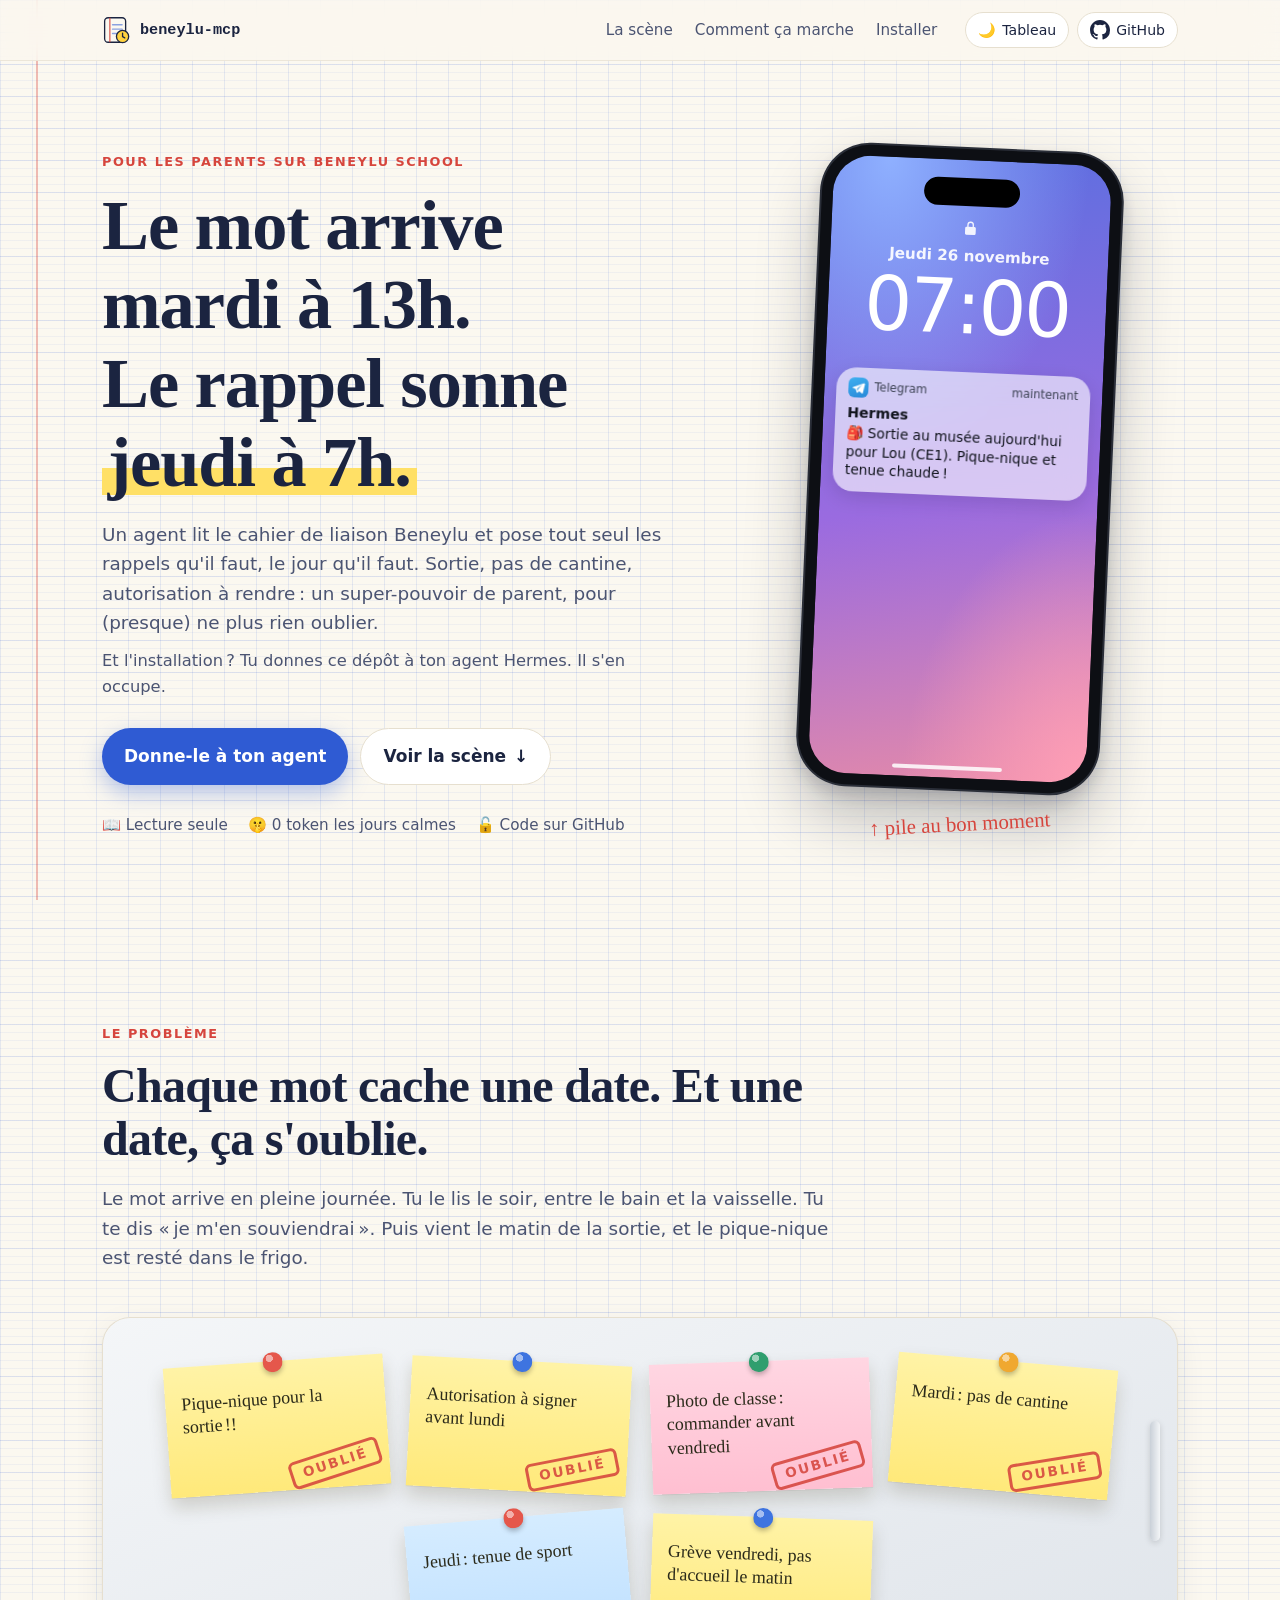
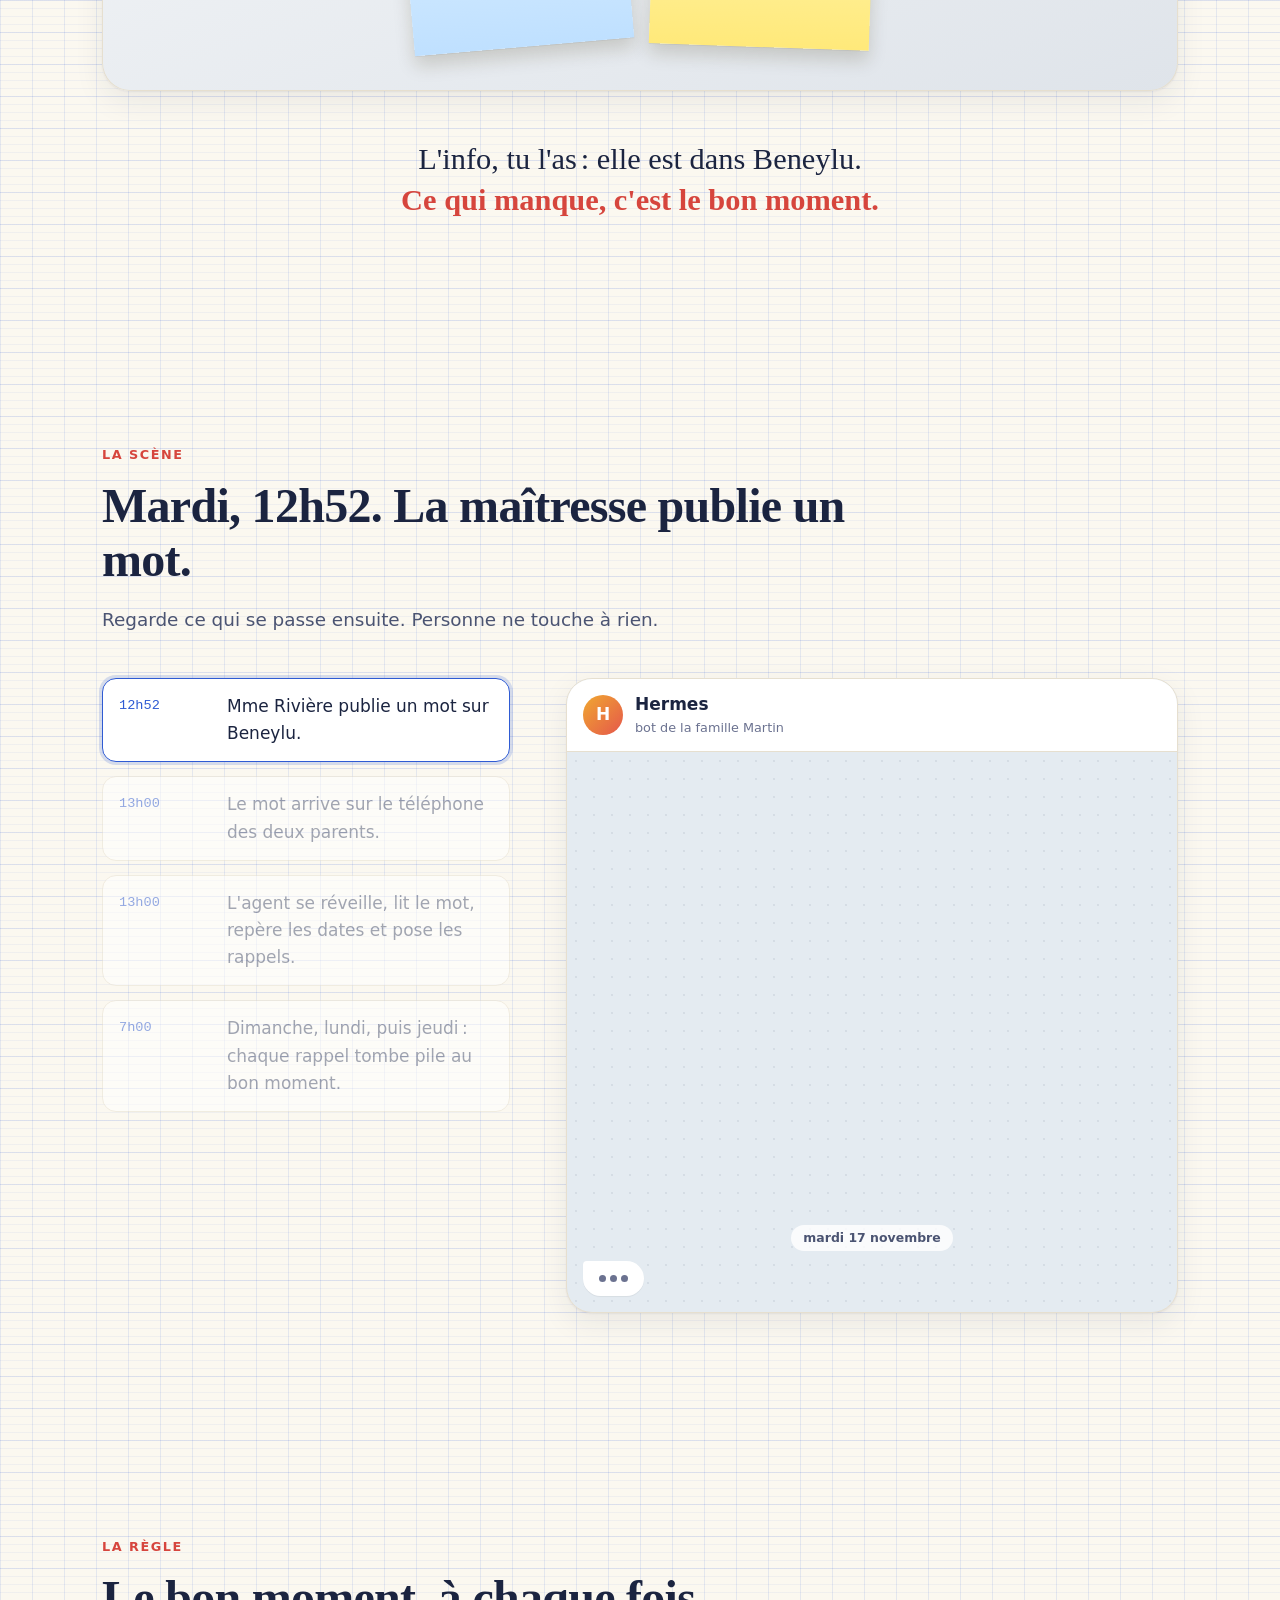
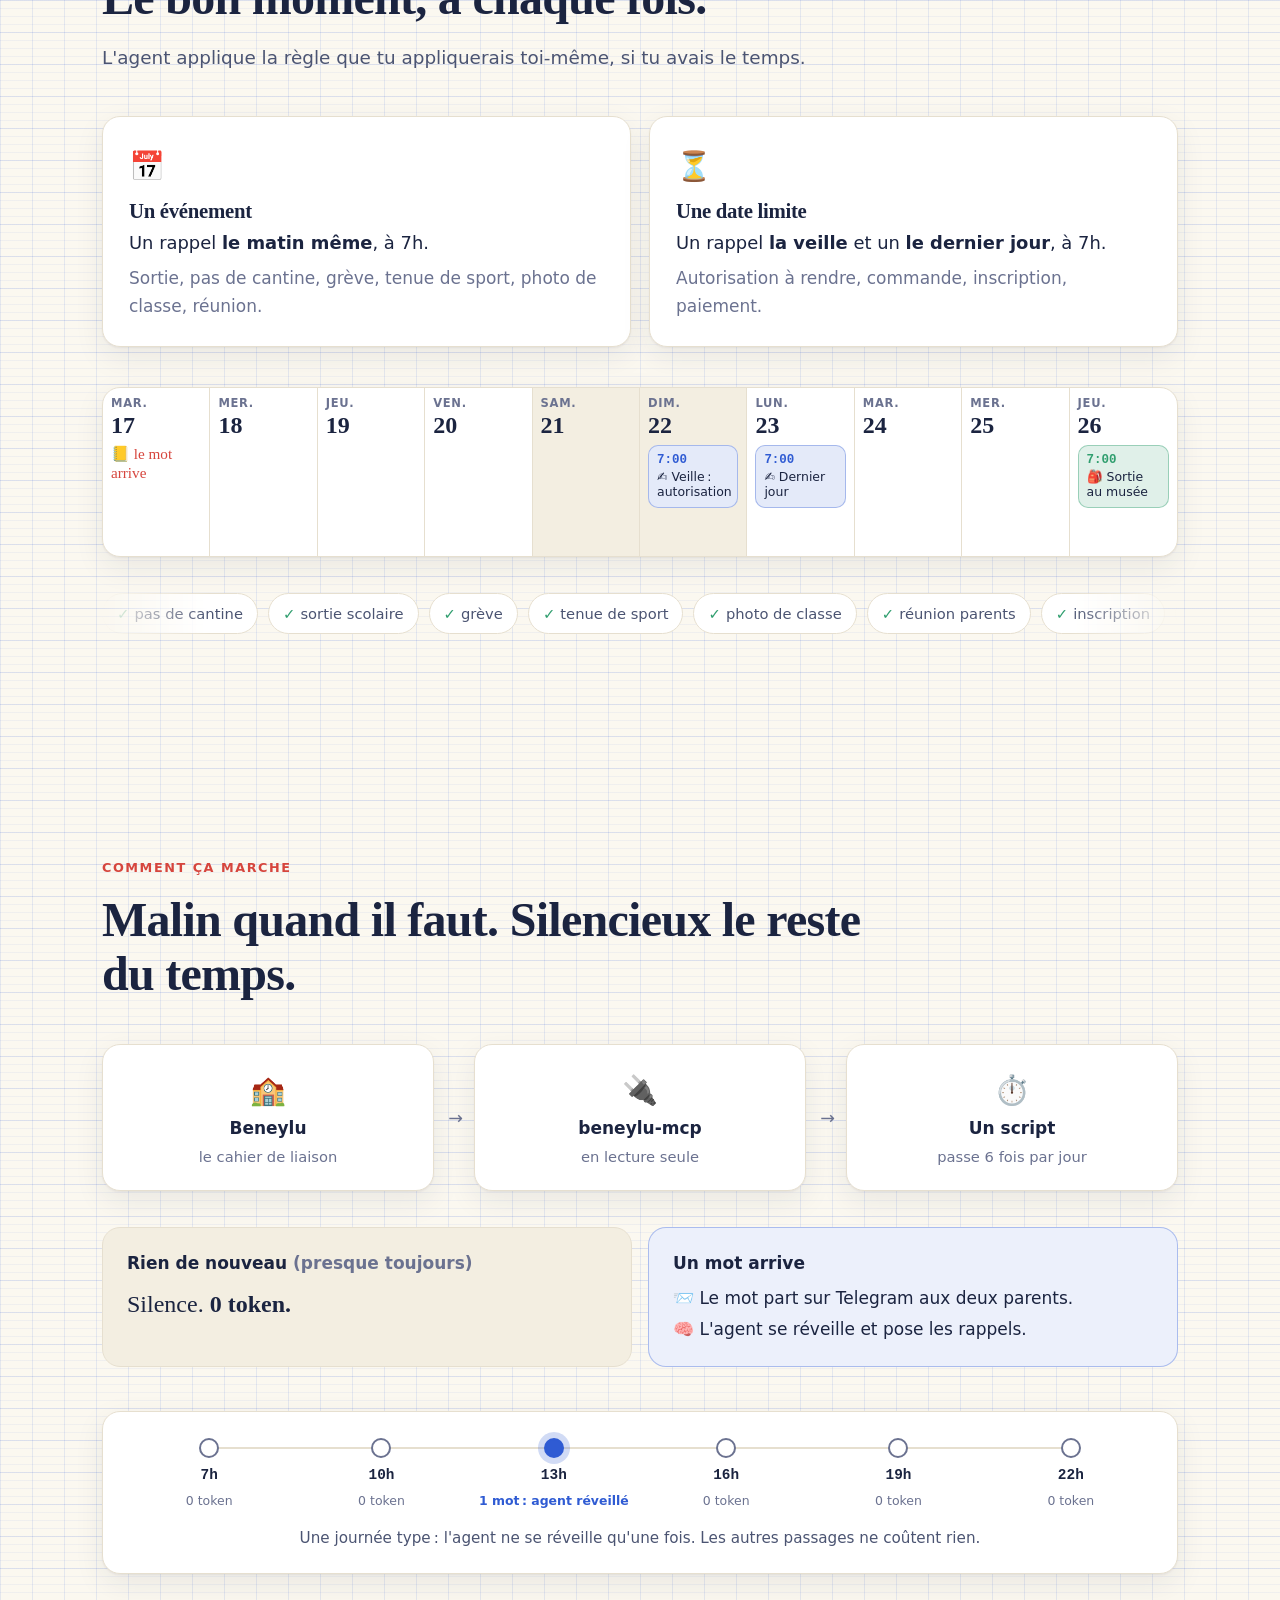
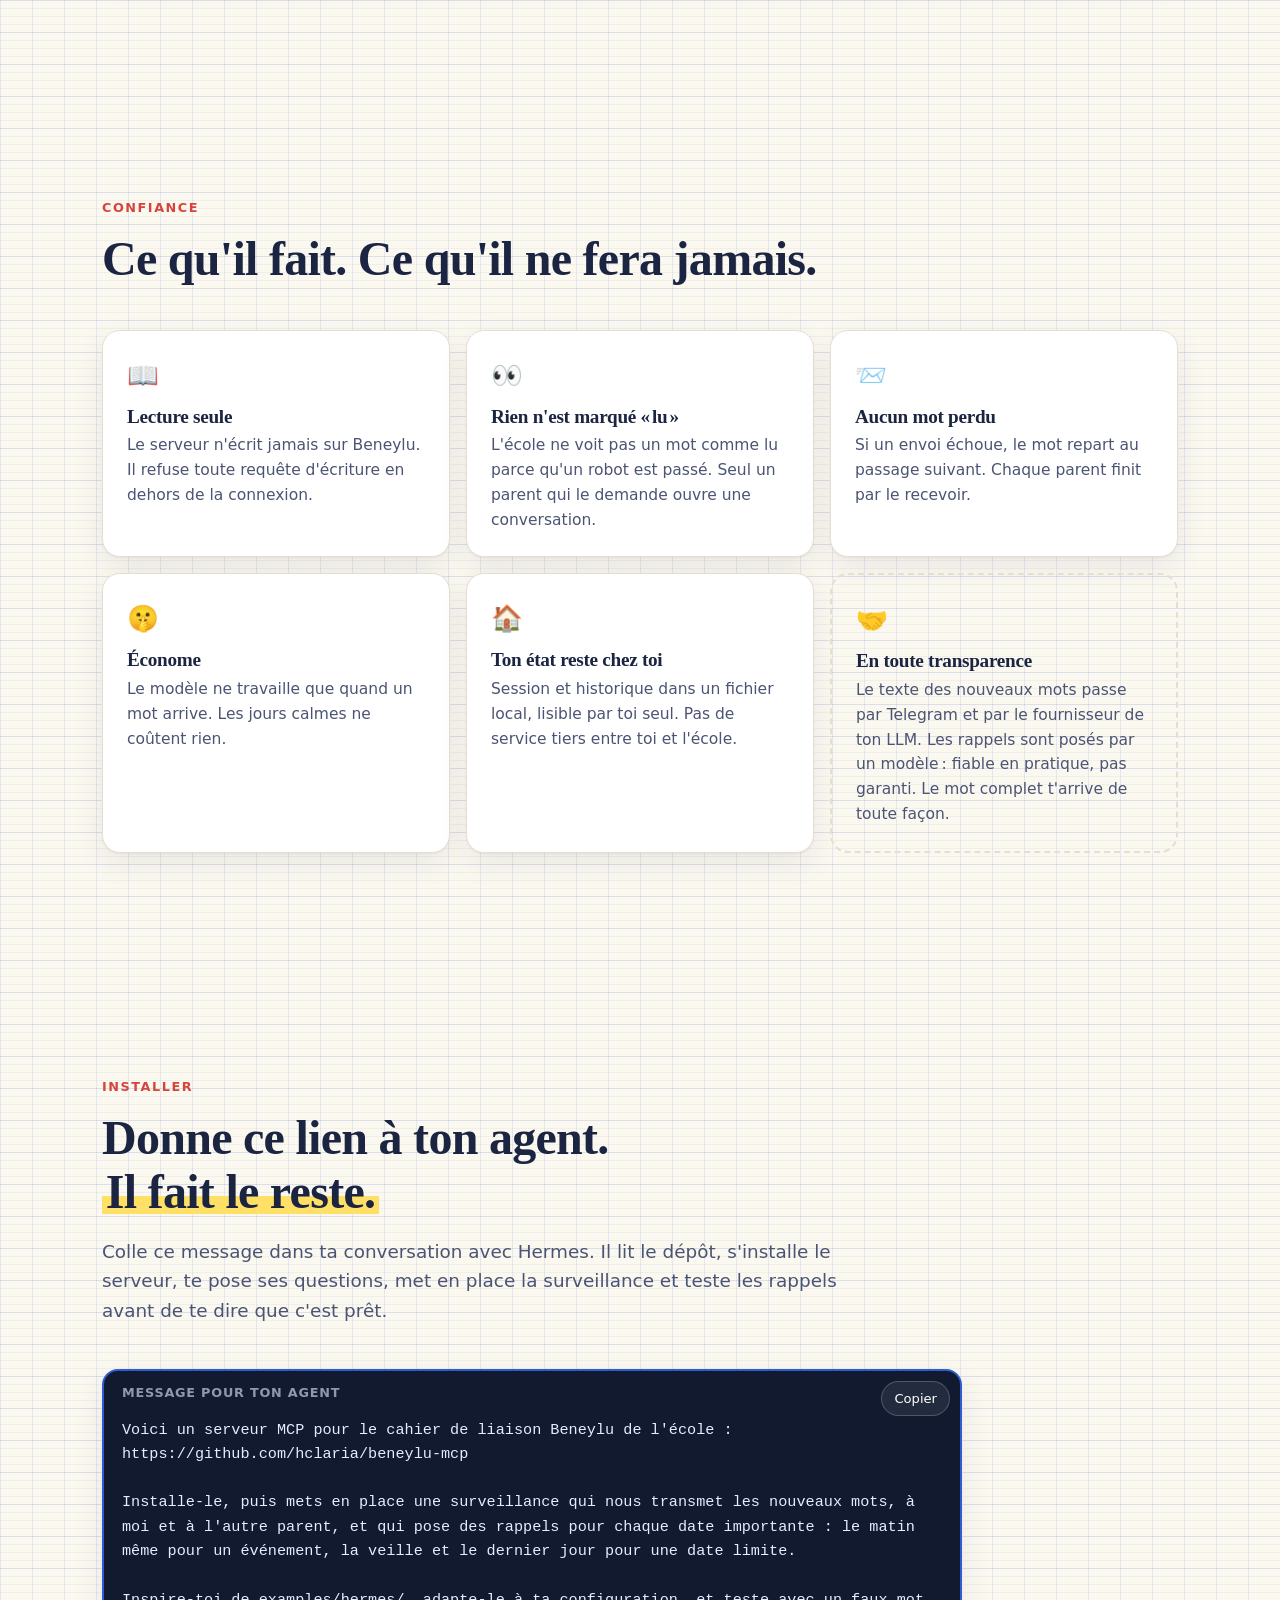
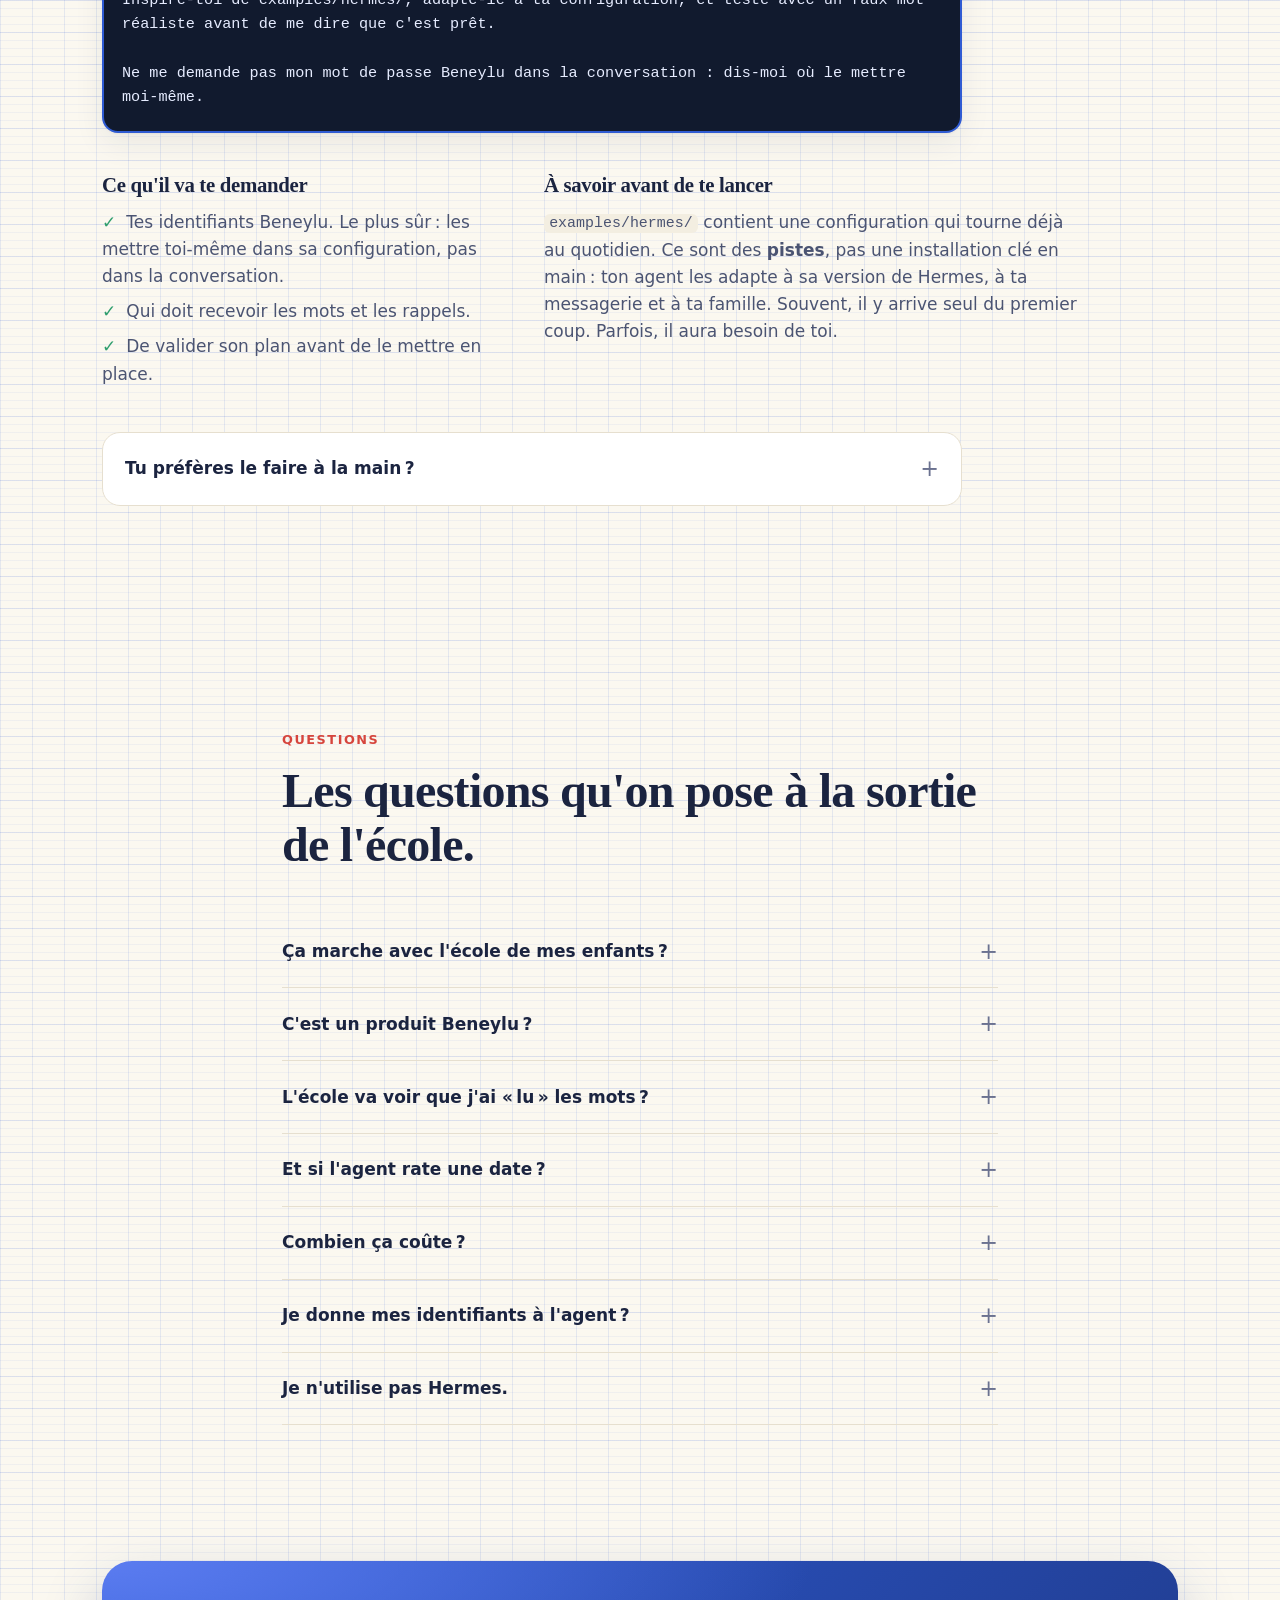
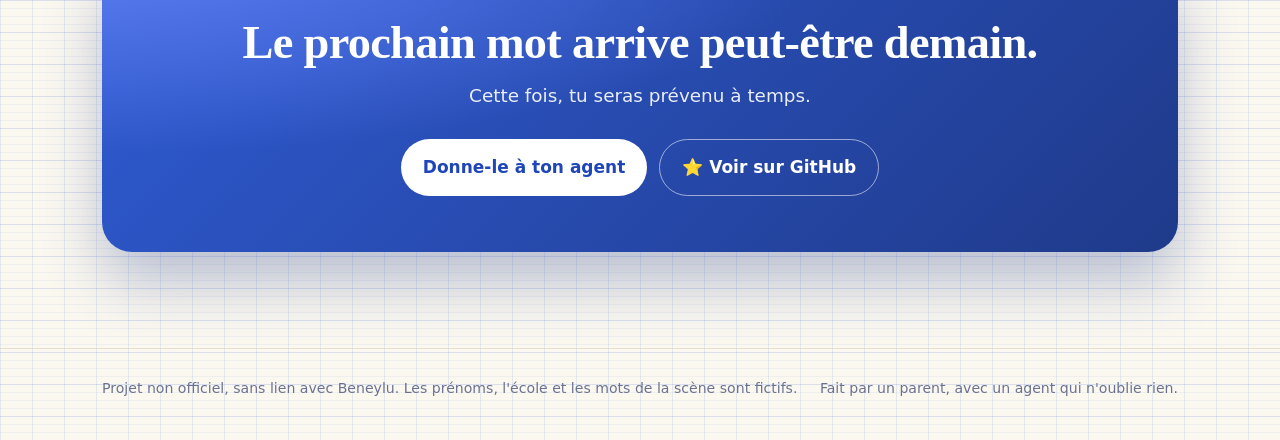
<file: site/index.html>
<!doctype html>
<html lang="fr">
<head>
<meta charset="utf-8">
<meta name="viewport" content="width=device-width, initial-scale=1">
<title>beneylu-mcp · Le cahier de liaison qui n'oublie rien</title>
<meta name="description" content="Un agent IA lit le cahier de liaison Beneylu et pose tout seul les rappels qu'il faut, le jour qu'il faut. Donne ce dépôt à ton agent Hermes : il s'installe lui-même.">
<meta name="theme-color" content="#fbf8f0" media="(prefers-color-scheme: light)">
<meta name="theme-color" content="#17221e" media="(prefers-color-scheme: dark)">
<link rel="canonical" href="https://hclaria.github.io/beneylu-mcp/">
<link rel="icon" href="favicon.svg" type="image/svg+xml">
<meta property="og:type" content="website">
<meta property="og:locale" content="fr_FR">
<meta property="og:url" content="https://hclaria.github.io/beneylu-mcp/">
<meta property="og:title" content="Le mot arrive mardi à 13h. Le rappel sonne jeudi à 7h.">
<meta property="og:description" content="Un agent IA lit le cahier de liaison Beneylu et pose tout seul les rappels qu'il faut, le jour qu'il faut.">
<meta property="og:image" content="https://hclaria.github.io/beneylu-mcp/og.png">
<meta property="og:image:width" content="1200">
<meta property="og:image:height" content="630">
<meta property="og:image:alt" content="Un écran de téléphone à 7h00 affiche un rappel : sortie au musée aujourd'hui, prévoir un pique-nique.">
<meta name="twitter:card" content="summary_large_image">
<meta name="twitter:image" content="https://hclaria.github.io/beneylu-mcp/og.png">
<script>
(function () {
  var d = document.documentElement;
  try { var t = localStorage.getItem("theme"); if (t === "light" || t === "dark") d.dataset.theme = t; } catch (e) {}
  var still = window.matchMedia && matchMedia("(prefers-reduced-motion: reduce)").matches;
  d.classList.add(still || !("IntersectionObserver" in window) ? "static" : "js");
  setTimeout(function () { if (!window.__appReady && d.classList.contains("js")) { d.classList.remove("js"); d.classList.add("static"); } }, 3000);
})();
</script>
<link rel="stylesheet" href="style.css">
<script src="app.js" defer></script>
</head>
<body>
<a class="skip" href="#contenu">Aller au contenu</a>

<header class="nav">
  <div class="wrap nav-in">
    <a class="brand" href="#top" aria-label="beneylu-mcp, retour en haut">
      <img src="favicon.svg" alt="" width="28" height="28">
      <span>beneylu-mcp</span>
    </a>
    <nav class="nav-links" aria-label="Sections">
      <a href="#scene">La scène</a>
      <a href="#comment">Comment ça marche</a>
      <a href="#installer">Installer</a>
    </nav>
    <div class="nav-actions">
      <button class="theme" id="theme-toggle" type="button"><span class="icon" aria-hidden="true">🌙</span><span class="label">Tableau</span></button>
      <a class="gh" href="https://github.com/hclaria/beneylu-mcp" aria-label="Le code sur GitHub">
        <svg viewBox="0 0 16 16" width="20" height="20" aria-hidden="true"><path fill="currentColor" d="M8 0C3.58 0 0 3.58 0 8a8 8 0 0 0 5.47 7.59c.4.07.55-.17.55-.38v-1.33c-2.23.48-2.7-1.07-2.7-1.07-.36-.92-.89-1.17-.89-1.17-.73-.5.06-.49.06-.49.8.06 1.23.83 1.23.83.72 1.22 1.87.87 2.33.66.07-.52.28-.87.5-1.07-1.78-.2-3.65-.89-3.65-3.95 0-.87.31-1.59.82-2.15-.08-.2-.36-1.02.08-2.12 0 0 .67-.21 2.2.82a7.6 7.6 0 0 1 4 0c1.53-1.04 2.2-.82 2.2-.82.44 1.1.16 1.92.08 2.12.51.56.82 1.27.82 2.15 0 3.07-1.87 3.75-3.66 3.95.29.25.54.73.54 1.48v2.2c0 .21.15.46.55.38A8 8 0 0 0 16 8c0-4.42-3.58-8-8-8Z"/></svg>
        <span>GitHub</span>
      </a>
    </div>
  </div>
</header>

<main id="contenu">

<!-- 1. Accroche -->
<section class="hero" id="top">
  <div class="wrap hero-in">
    <div class="hero-copy reveal">
      <p class="eyebrow">Pour les parents sur Beneylu School</p>
      <h1>Le mot arrive mardi à 13h.<br>Le rappel sonne <span class="mark">jeudi à 7h.</span></h1>
      <p class="lead">Un agent lit le cahier de liaison Beneylu et pose tout seul les rappels qu'il faut, le jour qu'il faut. Sortie, pas de cantine, autorisation à rendre : un super-pouvoir de parent, pour (presque) ne plus rien oublier.</p>
      <p class="lead small">Et l'installation ? Tu donnes ce dépôt à ton agent Hermes. Il s'en occupe.</p>
      <div class="ctas">
        <a class="btn primary" href="#installer">Donne-le à ton agent</a>
        <a class="btn ghost" href="#scene">Voir la scène <span aria-hidden="true">↓</span></a>
      </div>
      <ul class="proofs">
        <li><span aria-hidden="true">📖</span> Lecture seule</li>
        <li><span aria-hidden="true">🤫</span> 0 token les jours calmes</li>
        <li><span aria-hidden="true">🔓</span> Code sur GitHub</li>
      </ul>
    </div>

    <div class="hero-visual">
      <div class="phone" role="img" aria-label="Écran verrouillé d'un téléphone, jeudi 26 novembre à 7h00 : rappel de la sortie au musée pour Lou, prévoir un pique-nique et une tenue chaude.">
        <div class="screen" aria-hidden="true">
          <div class="island"></div>
          <svg class="lock" viewBox="0 0 24 24" width="16" height="16"><path fill="currentColor" d="M12 2a5 5 0 0 0-5 5v3H6a2 2 0 0 0-2 2v8a2 2 0 0 0 2 2h12a2 2 0 0 0 2-2v-8a2 2 0 0 0-2-2h-1V7a5 5 0 0 0-5-5Zm-3 8V7a3 3 0 1 1 6 0v3H9Z"/></svg>
          <p class="lock-date">Jeudi 26 novembre</p>
          <p class="lock-time">07:00</p>
          <div class="notif">
            <div class="notif-head">
              <span class="app"><svg viewBox="0 0 24 24" width="14" height="14"><path fill="#fff" d="M21.5 4.2 2.9 11.4c-1 .4-1 1.6 0 1.9l4.6 1.5 1.8 5.6c.2.7 1.1.9 1.6.4l2.6-2.4 4.8 3.5c.6.4 1.4.1 1.6-.6l3.1-15.3c.2-.9-.6-1.6-1.5-1.3ZM9.7 14.3l8.6-7.8-6.9 9.1-.3 3-1.4-4.3Z"/></svg></span>
              <span class="notif-app">Telegram</span>
              <span class="notif-when">maintenant</span>
            </div>
            <p class="notif-title">Hermes</p>
            <p class="notif-text">🎒 Sortie au musée aujourd'hui pour Lou (CE1). Pique-nique et tenue chaude !</p>
          </div>
          <div class="home-bar"></div>
        </div>
      </div>
      <p class="hand note-arrow" aria-hidden="true">↑ pile au bon moment</p>
    </div>
  </div>
</section>

<!-- 2. Le problème -->
<section class="section problem" aria-labelledby="pb-title">
  <div class="wrap">
    <header class="sec-head reveal">
      <p class="eyebrow">Le problème</p>
      <h2 id="pb-title">Chaque mot cache une date. Et une date, ça s'oublie.</h2>
      <p class="lead">Le mot arrive en pleine journée. Tu le lis le soir, entre le bain et la vaisselle. Tu te dis « je m'en souviendrai ». Puis vient le matin de la sortie, et le pique-nique est resté dans le frigo.</p>
    </header>

    <div class="fridge reveal" role="img" aria-label="Une porte de frigo couverte de mots oubliés : pique-nique, autorisation, photo de classe, cantine.">
      <div class="postit" style="--r:-4deg;--i:0" aria-hidden="true"><span class="magnet" style="--m:#e5574b"></span>Pique-nique pour la sortie !!<span class="stamp">Oublié</span></div>
      <div class="postit" style="--r:3deg;--i:1" aria-hidden="true"><span class="magnet" style="--m:#3e74e0"></span>Autorisation à signer avant lundi<span class="stamp">Oublié</span></div>
      <div class="postit pink" style="--r:-2deg;--i:2" aria-hidden="true"><span class="magnet" style="--m:#2f9e6e"></span>Photo de classe : commander avant vendredi<span class="stamp">Oublié</span></div>
      <div class="postit" style="--r:5deg;--i:3" aria-hidden="true"><span class="magnet" style="--m:#f0a830"></span>Mardi : pas de cantine<span class="stamp">Oublié</span></div>
      <div class="postit blue" style="--r:-5deg;--i:4" aria-hidden="true"><span class="magnet" style="--m:#e5574b"></span>Jeudi : tenue de sport</div>
      <div class="postit" style="--r:2deg;--i:5" aria-hidden="true"><span class="magnet" style="--m:#3e74e0"></span>Grève vendredi, pas d'accueil le matin</div>
    </div>

    <p class="insight reveal">L'info, tu l'as : elle est dans Beneylu.<br><strong>Ce qui manque, c'est le bon moment.</strong></p>
  </div>
</section>

<!-- 3. La scène -->
<section class="section scene" id="scene" aria-labelledby="scene-title">
  <div class="wrap">
    <header class="sec-head reveal">
      <p class="eyebrow">La scène</p>
      <h2 id="scene-title">Mardi, 12h52. La maîtresse publie un mot.</h2>
      <p class="lead">Regarde ce qui se passe ensuite. Personne ne touche à rien.</p>
    </header>

    <div class="scene-grid">
      <ol class="steps" aria-label="Déroulé">
        <li><span class="t">12h52</span><span>Mme Rivière publie un mot sur Beneylu.</span></li>
        <li><span class="t">13h00</span><span>Le mot arrive sur le téléphone des deux parents.</span></li>
        <li><span class="t">13h00</span><span>L'agent se réveille, lit le mot, repère les dates et pose les rappels.</span></li>
        <li><span class="t">7h00</span><span>Dimanche, lundi, puis jeudi : chaque rappel tombe pile au bon moment.</span></li>
      </ol>

      <div class="chat" aria-label="Conversation Telegram avec l'agent Hermes">
        <div class="chat-top">
          <span class="avatar" aria-hidden="true">H</span>
          <div><p class="chat-name">Hermes</p><p class="chat-sub">bot de la famille Martin</p></div>
          <button class="replay" id="replay" type="button" hidden>↺ Rejouer</button>
        </div>
        <div class="chat-body" id="chat-body">
          <p class="sep" data-seq>mardi 17 novembre</p>

          <div class="bubble" data-seq>
            <p><strong>🏫 Beneylu : du nouveau</strong></p>
            <p>📒 Nouveau mot : Lou (Mme Rivière, 17/11 à 12h52)</p>
            <p class="quote">Chers parents, la classe de CE1 ira au musée des Beaux-Arts le <span class="date">jeudi 26 novembre</span>. Prévoir un pique-nique et une tenue chaude. Merci de rendre l'autorisation signée <span class="date">au plus tard le lundi 23 novembre</span>.</p>
            <p>✍️ Signature attendue pour Lou</p>
            <p class="time">13:00</p>
          </div>

          <div class="bubble" data-seq>
            <p>J'ai repéré <strong>2 dates</strong> dans le mot de Mme Rivière. <strong>3 rappels posés</strong> pour vous deux :</p>
            <ul class="reminders">
              <li><span class="when">dim. 22/11, 7h</span> veille : rendre l'autorisation signée</li>
              <li><span class="when">lun. 23/11, 7h</span> dernier jour pour l'autorisation</li>
              <li><span class="when">jeu. 26/11, 7h</span> sortie au musée, pique-nique et tenue chaude</li>
            </ul>
            <p class="time">13:00</p>
          </div>

          <p class="sep" data-seq>dimanche 22 novembre</p>

          <div class="bubble" data-seq>
            <p>✍️ <strong>Autorisation de sortie</strong> à rendre demain au plus tard (Lou, CE1). C'est le moment de la signer !</p>
            <p class="time">07:00</p>
          </div>

          <p class="sep" data-seq>lundi 23 novembre</p>

          <div class="bubble" data-seq>
            <p>✍️ <strong>Dernier jour</strong> pour rendre l'autorisation de sortie signée (Lou, CE1). Elle est dans le cartable ?</p>
            <p class="time">07:00</p>
          </div>

          <p class="sep" data-seq>jeudi 26 novembre</p>

          <div class="bubble" data-seq>
            <p>🎒 <strong>Sortie au musée aujourd'hui</strong> pour Lou (CE1). Pique-nique et tenue chaude ! Bonne journée 🙂</p>
            <p class="time">07:00</p>
          </div>
        </div>
      </div>
    </div>
  </div>
</section>

<!-- 4. La règle et la semaine -->
<section class="section week" id="semaine" aria-labelledby="week-title">
  <div class="wrap">
    <header class="sec-head reveal">
      <p class="eyebrow">La règle</p>
      <h2 id="week-title">Le bon moment, à chaque fois.</h2>
      <p class="lead">L'agent applique la règle que tu appliquerais toi-même, si tu avais le temps.</p>
    </header>

    <div class="rules">
      <article class="rule reveal">
        <p class="rule-ico" aria-hidden="true">📅</p>
        <h3>Un événement</h3>
        <p class="rule-what">Un rappel <strong>le matin même</strong>, à 7h.</p>
        <p class="muted">Sortie, pas de cantine, grève, tenue de sport, photo de classe, réunion.</p>
      </article>
      <article class="rule reveal">
        <p class="rule-ico" aria-hidden="true">⏳</p>
        <h3>Une date limite</h3>
        <p class="rule-what">Un rappel <strong>la veille</strong> et un <strong>le dernier jour</strong>, à 7h.</p>
        <p class="muted">Autorisation à rendre, commande, inscription, paiement.</p>
      </article>
    </div>

    <div class="cal reveal" role="img" aria-label="Frise du mardi 17 au jeudi 26 novembre : le mot arrive le 17, rappels le dimanche 22, le lundi 23 et le jeudi 26 à 7h.">
      <div class="day" aria-hidden="true"><p class="d"><span>mar.</span>17</p><p class="hand arrive">📒 le mot arrive</p></div>
      <div class="day" aria-hidden="true"><p class="d"><span>mer.</span>18</p></div>
      <div class="day" aria-hidden="true"><p class="d"><span>jeu.</span>19</p></div>
      <div class="day" aria-hidden="true"><p class="d"><span>ven.</span>20</p></div>
      <div class="day we" aria-hidden="true"><p class="d"><span>sam.</span>21</p></div>
      <div class="day we" aria-hidden="true"><p class="d"><span>dim.</span>22</p><p class="chip" style="--i:0"><span>7:00</span>✍️ Veille : autorisation</p></div>
      <div class="day" aria-hidden="true"><p class="d"><span>lun.</span>23</p><p class="chip" style="--i:1"><span>7:00</span>✍️ Dernier jour</p></div>
      <div class="day" aria-hidden="true"><p class="d"><span>mar.</span>24</p></div>
      <div class="day" aria-hidden="true"><p class="d"><span>mer.</span>25</p></div>
      <div class="day" aria-hidden="true"><p class="d"><span>jeu.</span>26</p><p class="chip event" style="--i:2"><span>7:00</span>🎒 Sortie au musée</p></div>
    </div>

    <div class="marquee" aria-label="Ce que l'agent repère dans les mots">
      <ul class="track">
        <li>pas de cantine</li><li>sortie scolaire</li><li>grève</li><li>tenue de sport</li><li>photo de classe</li><li>réunion parents</li><li>inscription</li><li>paiement</li><li>autorisation</li><li>kermesse</li><li>piscine</li><li>carnaval</li><li>conseil d'école</li><li>vacances</li>
      </ul>
      <ul class="track dup" aria-hidden="true">
        <li>pas de cantine</li><li>sortie scolaire</li><li>grève</li><li>tenue de sport</li><li>photo de classe</li><li>réunion parents</li><li>inscription</li><li>paiement</li><li>autorisation</li><li>kermesse</li><li>piscine</li><li>carnaval</li><li>conseil d'école</li><li>vacances</li>
      </ul>
    </div>
  </div>
</section>

<!-- 5. Comment ça marche -->
<section class="section how" id="comment" aria-labelledby="how-title">
  <div class="wrap">
    <header class="sec-head reveal">
      <p class="eyebrow">Comment ça marche</p>
      <h2 id="how-title">Malin quand il faut. Silencieux le reste du temps.</h2>
    </header>

    <ol class="pipe reveal">
      <li><span class="ico" aria-hidden="true">🏫</span><strong>Beneylu</strong><span>le cahier de liaison</span></li>
      <li><span class="ico" aria-hidden="true">🔌</span><strong>beneylu-mcp</strong><span>en lecture seule</span></li>
      <li><span class="ico" aria-hidden="true">⏱️</span><strong>Un script</strong><span>passe 6 fois par jour</span></li>
    </ol>

    <div class="fork">
      <div class="branch calm reveal">
        <p class="branch-when">Rien de nouveau <span class="muted">(presque toujours)</span></p>
        <p class="branch-what">Silence. <strong>0 token.</strong></p>
      </div>
      <div class="branch busy reveal">
        <p class="branch-when">Un mot arrive</p>
        <p class="branch-what">📨 Le mot part sur Telegram aux deux parents.</p>
        <p class="branch-what">🧠 L'agent se réveille et pose les rappels.</p>
      </div>
    </div>

    <figure class="runs-fig reveal">
      <ol class="runs">
        <li style="--i:0"><span class="dot"></span><span class="h">7h</span><span class="c">0 token</span></li>
        <li style="--i:1"><span class="dot"></span><span class="h">10h</span><span class="c">0 token</span></li>
        <li style="--i:2" class="lit"><span class="dot"></span><span class="h">13h</span><span class="c">1 mot : agent réveillé</span></li>
        <li style="--i:3"><span class="dot"></span><span class="h">16h</span><span class="c">0 token</span></li>
        <li style="--i:4"><span class="dot"></span><span class="h">19h</span><span class="c">0 token</span></li>
        <li style="--i:5"><span class="dot"></span><span class="h">22h</span><span class="c">0 token</span></li>
      </ol>
      <figcaption>Une journée type : l'agent ne se réveille qu'une fois. Les autres passages ne coûtent rien.</figcaption>
    </figure>
  </div>
</section>

<!-- 6. Confiance -->
<section class="section trust" id="confiance" aria-labelledby="trust-title">
  <div class="wrap">
    <header class="sec-head reveal">
      <p class="eyebrow">Confiance</p>
      <h2 id="trust-title">Ce qu'il fait. Ce qu'il ne fera jamais.</h2>
    </header>
    <div class="cards">
      <article class="card reveal"><p class="card-ico" aria-hidden="true">📖</p><h3>Lecture seule</h3><p>Le serveur n'écrit jamais sur Beneylu. Il refuse toute requête d'écriture en dehors de la connexion.</p></article>
      <article class="card reveal"><p class="card-ico" aria-hidden="true">👀</p><h3>Rien n'est marqué « lu »</h3><p>L'école ne voit pas un mot comme lu parce qu'un robot est passé. Seul un parent qui le demande ouvre une conversation.</p></article>
      <article class="card reveal"><p class="card-ico" aria-hidden="true">📨</p><h3>Aucun mot perdu</h3><p>Si un envoi échoue, le mot repart au passage suivant. Chaque parent finit par le recevoir.</p></article>
      <article class="card reveal"><p class="card-ico" aria-hidden="true">🤫</p><h3>Économe</h3><p>Le modèle ne travaille que quand un mot arrive. Les jours calmes ne coûtent rien.</p></article>
      <article class="card reveal"><p class="card-ico" aria-hidden="true">🏠</p><h3>Ton état reste chez toi</h3><p>Session et historique dans un fichier local, lisible par toi seul. Pas de service tiers entre toi et l'école.</p></article>
      <article class="card honest reveal"><p class="card-ico" aria-hidden="true">🤝</p><h3>En toute transparence</h3><p>Le texte des nouveaux mots passe par Telegram et par le fournisseur de ton LLM. Les rappels sont posés par un modèle : fiable en pratique, pas garanti. Le mot complet t'arrive de toute façon.</p></article>
    </div>
  </div>
</section>

<!-- 7. Installer -->
<section class="section install" id="installer" aria-labelledby="install-title">
  <div class="wrap">
    <header class="sec-head reveal">
      <p class="eyebrow">Installer</p>
      <h2 id="install-title">Donne ce lien à ton agent.<br><span class="mark">Il fait le reste.</span></h2>
      <p class="lead">Colle ce message dans ta conversation avec Hermes. Il lit le dépôt, s'installe le serveur, te pose ses questions, met en place la surveillance et teste les rappels avant de te dire que c'est prêt.</p>
    </header>

    <figure class="code prompt reveal">
      <figcaption>Message pour ton agent</figcaption>
      <button class="copy" type="button">Copier</button>
<pre><code>Voici un serveur MCP pour le cahier de liaison Beneylu de l'école : https://github.com/hclaria/beneylu-mcp

Installe-le, puis mets en place une surveillance qui nous transmet les nouveaux mots, à moi et à l'autre parent, et qui pose des rappels pour chaque date importante : le matin même pour un événement, la veille et le dernier jour pour une date limite.

Inspire-toi de examples/hermes/, adapte-le à ta configuration, et teste avec un faux mot réaliste avant de me dire que c'est prêt.

Ne me demande pas mon mot de passe Beneylu dans la conversation : dis-moi où le mettre moi-même.</code></pre>
    </figure>

    <div class="expect">
      <div class="reveal">
        <h3>Ce qu'il va te demander</h3>
        <ul class="checks">
          <li>Tes identifiants Beneylu. Le plus sûr : les mettre toi-même dans sa configuration, pas dans la conversation.</li>
          <li>Qui doit recevoir les mots et les rappels.</li>
          <li>De valider son plan avant de le mettre en place.</li>
        </ul>
      </div>
      <div class="reveal">
        <h3>À savoir avant de te lancer</h3>
        <p><code>examples/hermes/</code> contient une configuration qui tourne déjà au quotidien. Ce sont des <strong>pistes</strong>, pas une installation clé en main : ton agent les adapte à sa version de Hermes, à ta messagerie et à ta famille. Souvent, il y arrive seul du premier coup. Parfois, il aura besoin de toi.</p>
      </div>
    </div>

    <details class="manual reveal">
      <summary>Tu préfères le faire à la main ?</summary>
      <div class="manual-in">
        <p>Il te faut <a href="https://github.com/NousResearch/hermes-agent">Hermes Agent</a> relié à Telegram, <a href="https://docs.astral.sh/uv/">uv</a> et un compte parent Beneylu.</p>
        <h4><span class="n">1</span> Brancher le serveur MCP</h4>
        <p>Dans <code>~/.hermes/config.yaml</code>, puis <code>/reload-mcp</code> dans une session Hermes :</p>
        <figure class="code">
          <button class="copy" type="button">Copier</button>
<pre><code>mcp_servers:
  beneylu:
    command: "/chemin/complet/vers/uvx"
    args: ["--from", "git+https://github.com/hclaria/beneylu-mcp", "beneylu-mcp"]
    env:
      BENEYLU_USERNAME: "..."
      BENEYLU_PASSWORD: "..."
      PATH: "/usr/bin:/bin"
    timeout: 60</code></pre>
        </figure>
        <h4><span class="n">2</span> Adapter le script de surveillance</h4>
        <figure class="code">
          <button class="copy" type="button">Copier</button>
<pre><code>curl --create-dirs -o ~/.hermes/scripts/beneylu_whats_new.py \
  https://raw.githubusercontent.com/hclaria/beneylu-mcp/main/examples/hermes/beneylu_whats_new.py</code></pre>
        </figure>
        <p>Variables à régler : <code>BENEYLU_MCP_CMD</code>, <code>BENEYLU_CHATS</code>, <code>BENEYLU_KIDS</code>, et tes identifiants (<code>BENEYLU_USERNAME</code>, <code>BENEYLU_PASSWORD</code>) pour le serveur que lance le script. Le détail est dans la <a href="https://github.com/hclaria/beneylu-mcp/tree/main/examples/hermes">recette</a>.</p>
        <h4><span class="n">3</span> Créer le cron « surveillance »</h4>
        <p>Avec la consigne <a href="https://github.com/hclaria/beneylu-mcp/blob/main/examples/hermes/cron_prompt.md"><code>cron_prompt.md</code></a>, dont tu remplaces les <code>&lt;...&gt;</code> :</p>
        <figure class="code">
          <button class="copy" type="button">Copier</button>
<pre><code>cronjob create
  schedule: "0 6,9,12,15,18,21 * * *"
  monitor:  beneylu_whats_new.py
  prompt:   (contenu de cron_prompt.md)
  deliver:  telegram:&lt;CHAT_ID_ADMIN&gt;</code></pre>
        </figure>
      </div>
    </details>
  </div>
</section>

<!-- 8. FAQ -->
<section class="section faq" aria-labelledby="faq-title">
  <div class="wrap narrow">
    <header class="sec-head reveal">
      <p class="eyebrow">Questions</p>
      <h2 id="faq-title">Les questions qu'on pose à la sortie de l'école.</h2>
    </header>
    <details><summary>Ça marche avec l'école de mes enfants ?</summary><p>Si l'école utilise Beneylu School et que tu as un compte parent, oui. Le serveur lit le cahier de liaison, les notifications (pancarte, calendrier) et la messagerie.</p></details>
    <details><summary>C'est un produit Beneylu ?</summary><p>Non. C'est un projet personnel, sans lien avec Beneylu. Beneylu n'a pas d'API publique : le serveur utilise l'API interne du site, qui peut changer sans prévenir.</p></details>
    <details><summary>L'école va voir que j'ai « lu » les mots ?</summary><p>Non. La vérification automatique ne marque rien comme lu. Seule la lecture d'une conversation, à la demande d'un parent, peut le faire.</p></details>
    <details><summary>Et si l'agent rate une date ?</summary><p>Le mot complet t'arrive quand même sur Telegram, quelques heures au plus après sa publication. Le rappel est un filet en plus, pas le seul.</p></details>
    <details><summary>Combien ça coûte ?</summary><p>Le serveur est gratuit. Le modèle n'est sollicité que quand un mot arrive : le reste du temps, un simple script tourne, sans aucun token.</p></details>
    <details><summary>Je donne mes identifiants à l'agent ?</summary><p>Il en a besoin pour se connecter à Beneylu. Tapés dans la conversation, ils passent par Telegram et par le fournisseur de ton LLM. Le plus sûr est de les mettre toi-même dans la configuration de Hermes (étape 1 de l'installation à la main) : ils restent alors sur ta machine.</p></details>
    <details><summary>Je n'utilise pas Hermes.</summary><p>Le serveur MCP marche avec n'importe quel client MCP (Claude, par exemple) pour poser des questions : « il y a quoi demain pour Lou ? ». Les rappels automatiques s'appuient sur les crons de Hermes ; un autre agent qui sait planifier des tâches peut s'inspirer de la même piste.</p></details>
  </div>
</section>

<!-- 9. Appel final -->
<section class="final">
  <div class="wrap">
    <div class="final-card reveal">
      <h2>Le prochain mot arrive peut-être demain.</h2>
      <p>Cette fois, tu seras prévenu à temps.</p>
      <div class="ctas">
        <a class="btn light" href="#installer">Donne-le à ton agent</a>
        <a class="btn outline" href="https://github.com/hclaria/beneylu-mcp">⭐ Voir sur GitHub</a>
      </div>
    </div>
  </div>
</section>

</main>

<footer class="foot">
  <div class="wrap foot-in">
    <p>Projet non officiel, sans lien avec Beneylu. Les prénoms, l'école et les mots de la scène sont fictifs.</p>
    <p>Fait par un parent, avec un agent qui n'oublie rien.</p>
  </div>
</footer>
</body>
</html>
</file>
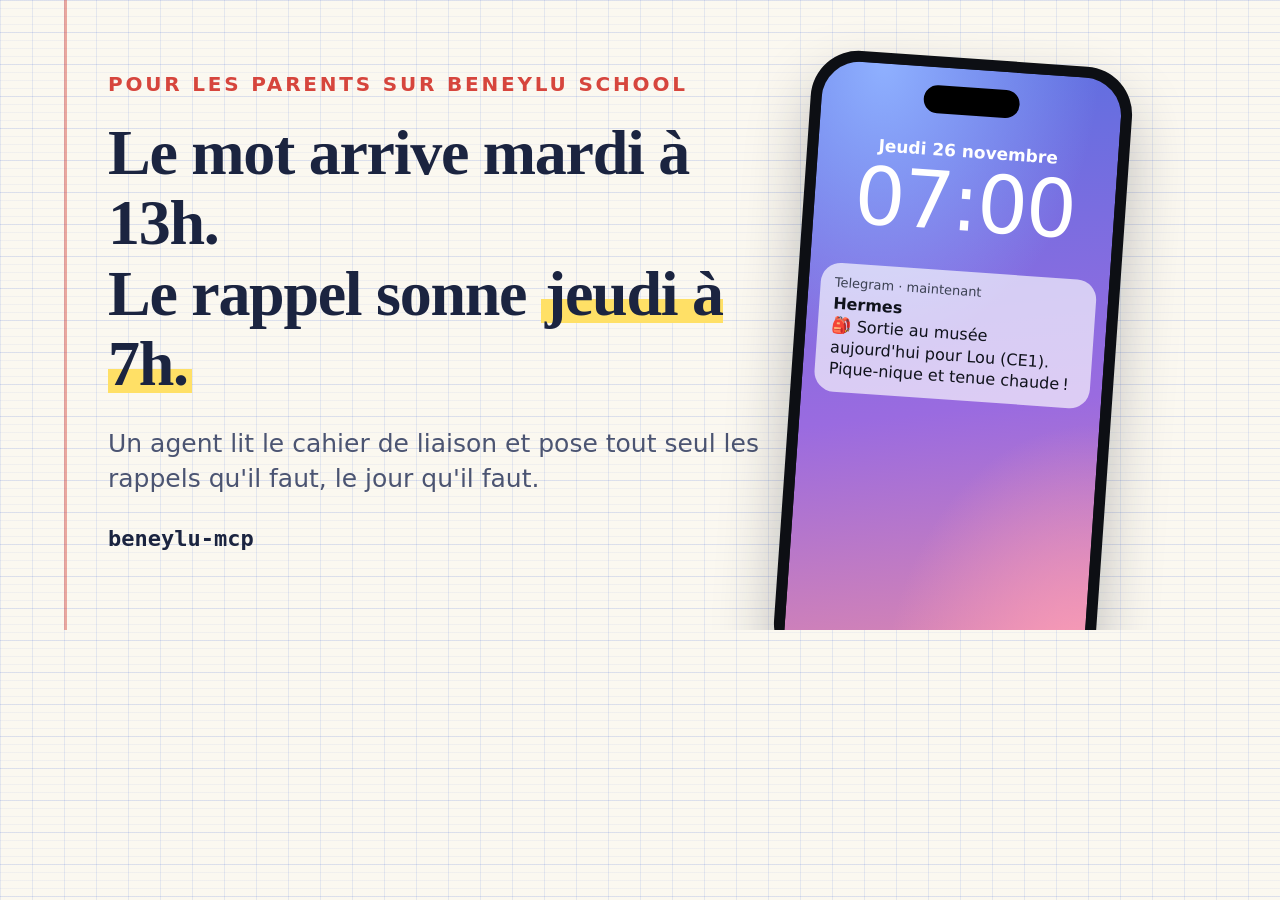
<file: site/og.html>
<!doctype html>
<html lang="fr">
<head>
<meta charset="utf-8">
<meta name="robots" content="noindex">
<title>Aperçu social</title>
<style>
  html, body { margin: 0; width: 1200px; height: 630px; overflow: hidden; }
  body {
    position: relative;
    background-color: #fbf8f0;
    background-image:
      linear-gradient(rgba(47, 91, 211, 0.11) 1px, transparent 1px),
      linear-gradient(90deg, rgba(47, 91, 211, 0.11) 1px, transparent 1px),
      linear-gradient(rgba(47, 91, 211, 0.05) 1px, transparent 1px);
    background-size: 100% 32px, 32px 32px, 100% 8px;
    font-family: system-ui, -apple-system, "Segoe UI", Roboto, sans-serif;
    color: #1b2440;
  }
  body::before { content: ""; position: absolute; top: 0; bottom: 0; left: 64px; width: 3px; background: rgba(214, 69, 61, 0.45); }
  .copy { position: absolute; left: 108px; top: 72px; width: 660px; }
  .eyebrow { margin: 0 0 22px; color: #d6453d; font-weight: 800; font-size: 20px; letter-spacing: 0.14em; text-transform: uppercase; }
  h1 { margin: 0; font-family: ui-serif, "New York", Georgia, serif; font-weight: 650; font-size: 64px; line-height: 1.1; letter-spacing: -0.02em; }
  .mark { background: linear-gradient(transparent 58%, #ffe066 58%, #ffe066 92%, transparent 92%); padding: 0 4px; }
  .sub { margin: 26px 0 0; font-size: 25px; line-height: 1.4; color: #4b5472; }
  .brand { margin: 30px 0 0; font: 700 22px ui-monospace, "SF Mono", Menlo, monospace; color: #1b2440; }
  .phone { position: absolute; right: 86px; top: 58px; width: 300px; height: 600px; padding: 11px; border-radius: 48px; background: #0d0f14; box-shadow: 0 30px 60px rgba(20, 24, 40, 0.28); transform: rotate(4deg); }
  .screen { height: 100%; border-radius: 38px; overflow: hidden; color: #fff; text-align: center; padding-top: 18px; background: radial-gradient(120% 80% at 20% 0%, #8fb0ff 0%, transparent 60%), radial-gradient(120% 80% at 100% 100%, #ff9fb6 0%, transparent 55%), linear-gradient(170deg, #5b6fe0, #9a6be0 55%, #e58aa8); }
  .island { width: 96px; height: 28px; border-radius: 20px; background: #000; margin: 0 auto 26px; }
  .date { margin: 0; font-weight: 600; font-size: 17px; }
  .time { margin: 0; font-size: 80px; font-weight: 300; line-height: 1.05; letter-spacing: -2px; }
  .notif { margin: 26px 12px 0; text-align: left; background: rgba(255, 255, 255, 0.66); color: #10131c; border-radius: 20px; padding: 12px 14px; }
  .notif .h { margin: 0; font-size: 13px; color: #3b4152; }
  .notif .t { margin: 4px 0 2px; font-weight: 700; font-size: 16px; }
  .notif .x { margin: 0; font-size: 16px; line-height: 1.35; }
</style>
</head>
<body>
  <div class="copy">
    <p class="eyebrow">Pour les parents sur Beneylu School</p>
    <h1>Le mot arrive mardi à 13h.<br>Le rappel sonne <span class="mark">jeudi à 7h.</span></h1>
    <p class="sub">Un agent lit le cahier de liaison et pose tout seul les rappels qu'il faut, le jour qu'il faut.</p>
    <p class="brand">beneylu-mcp</p>
  </div>
  <div class="phone">
    <div class="screen">
      <div class="island"></div>
      <p class="date">Jeudi 26 novembre</p>
      <p class="time">07:00</p>
      <div class="notif">
        <p class="h">Telegram · maintenant</p>
        <p class="t">Hermes</p>
        <p class="x">🎒 Sortie au musée aujourd'hui pour Lou (CE1). Pique-nique et tenue chaude&#8239;!</p>
      </div>
    </div>
  </div>
</body>
</html>
</file>
<file: site/style.css>
:root {
  --paper: #fbf8f0;
  --paper-2: #f3eee1;
  --ink: #1b2440;
  --ink-soft: #4b5472;
  --muted: #6b7290;
  --blue: #2f5bd3;
  --blue-deep: #1f46b8;
  --red: #d6453d;
  --green: #2f9e6e;
  --marker: #ffe066;
  --line: rgba(47, 91, 211, 0.055);
  --line-strong: rgba(47, 91, 211, 0.11);
  --margin-line: rgba(214, 69, 61, 0.35);
  --card: #ffffff;
  --border: #e6dfcf;
  --shadow: 0 1px 2px rgba(27, 36, 64, 0.06), 0 10px 30px rgba(27, 36, 64, 0.08);
  --chat-bg: #e4ebf1;
  --bubble: #ffffff;
  --bubble-me: #e3f4d6;
  --fridge: linear-gradient(160deg, #f4f6f8, #dfe4ea);
  --code-bg: #111a2e;
  --code-ink: #e6ecff;
  --font-serif: ui-serif, "New York", "Iowan Old Style", "Palatino Linotype", Palatino, Georgia, serif;
  --font-sans: system-ui, -apple-system, "Segoe UI", Roboto, "Helvetica Neue", Arial, sans-serif;
  --font-hand: "Bradley Hand", "Segoe Print", "Chalkboard SE", "Comic Sans MS", cursive;
  --font-mono: ui-monospace, "SF Mono", Menlo, Consolas, monospace;
  --radius: 18px;
  color-scheme: light;
}

@media (prefers-color-scheme: dark) {
  :root:not([data-theme="light"]) {
    --paper: #17221e;
    --paper-2: #1c2924;
    --ink: #eef2ea;
    --ink-soft: #c2cec5;
    --muted: #93a39a;
    --blue: #8db0ff;
    --blue-deep: #b5cbff;
    --red: #ff8f80;
    --green: #6fd3a2;
    --marker: rgba(255, 214, 64, 0.32);
    --line: rgba(255, 255, 255, 0.018);
    --line-strong: rgba(255, 255, 255, 0.035);
    --margin-line: transparent;
    --card: #20302a;
    --border: #2f4239;
    --shadow: 0 1px 2px rgba(0, 0, 0, 0.3), 0 12px 32px rgba(0, 0, 0, 0.35);
    --chat-bg: #0f1814;
    --bubble: #22322b;
    --bubble-me: #2b4a37;
    --fridge: linear-gradient(160deg, #2a3833, #1f2b27);
    --code-bg: #0b1210;
    --code-ink: #e3efe7;
    color-scheme: dark;
  }
}

:root[data-theme="dark"] {
  --paper: #17221e;
  --paper-2: #1c2924;
  --ink: #eef2ea;
  --ink-soft: #c2cec5;
  --muted: #93a39a;
  --blue: #8db0ff;
  --blue-deep: #b5cbff;
  --red: #ff8f80;
  --green: #6fd3a2;
  --marker: rgba(255, 214, 64, 0.32);
  --line: rgba(255, 255, 255, 0.018);
  --line-strong: rgba(255, 255, 255, 0.035);
  --margin-line: transparent;
  --card: #20302a;
  --border: #2f4239;
  --shadow: 0 1px 2px rgba(0, 0, 0, 0.3), 0 12px 32px rgba(0, 0, 0, 0.35);
  --chat-bg: #0f1814;
  --bubble: #22322b;
  --bubble-me: #2b4a37;
  --fridge: linear-gradient(160deg, #2a3833, #1f2b27);
  --code-bg: #0b1210;
  --code-ink: #e3efe7;
  color-scheme: dark;
}

*, *::before, *::after { box-sizing: border-box; }
html { scroll-behavior: smooth; -webkit-text-size-adjust: 100%; }
@media (prefers-reduced-motion: reduce) { html { scroll-behavior: auto; } }

body {
  margin: 0;
  color: var(--ink);
  background-color: var(--paper);
  background-image:
    linear-gradient(var(--line-strong) 1px, transparent 1px),
    linear-gradient(90deg, var(--line-strong) 1px, transparent 1px),
    linear-gradient(var(--line) 1px, transparent 1px);
  background-size: 100% 32px, 32px 32px, 100% 8px;
  font: 17px/1.6 var(--font-sans);
  overflow-x: hidden;
}

body::before {
  content: "";
  position: fixed;
  top: 0;
  bottom: 0;
  left: max(8px, calc(50% - 604px));
  width: 2px;
  background: var(--margin-line);
  pointer-events: none;
  z-index: 0;
}

main, .nav, .foot { position: relative; z-index: 1; }
img, svg { display: block; }
a { color: var(--blue); }
h1, h2, h3, h4 { font-family: var(--font-serif); line-height: 1.12; letter-spacing: -0.015em; margin: 0; }
p { margin: 0; }
code { font-family: var(--font-mono); font-size: 0.88em; background: var(--paper-2); padding: 0.1em 0.35em; border-radius: 6px; overflow-wrap: anywhere; }

.wrap { width: 100%; max-width: 1140px; margin: 0 auto; padding: 0 16px; }
.narrow { max-width: 780px; }
@media (min-width: 720px) { .wrap { padding: 0 32px; } }

.skip { position: absolute; left: -999px; top: 8px; background: var(--card); padding: 8px 12px; border-radius: 8px; z-index: 10; }
.skip:focus { left: 8px; }
:focus-visible { outline: 3px solid var(--blue); outline-offset: 3px; border-radius: 6px; }

.eyebrow { color: var(--red); font-weight: 700; font-size: 0.8rem; letter-spacing: 0.12em; text-transform: uppercase; margin-bottom: 14px; }
.lead { font-size: 1.15rem; color: var(--ink-soft); max-width: 40em; margin-top: 18px; }
.lead.small { font-size: 1.02rem; margin-top: 10px; }
.muted { color: var(--muted); }
.hand { font-family: var(--font-hand); }

.mark {
  background-image: linear-gradient(transparent 58%, var(--marker) 58%, var(--marker) 92%, transparent 92%);
  background-repeat: no-repeat;
  background-size: 100% 100%;
  padding: 0 0.08em;
}
.js .reveal .mark, .js .hero .mark { background-size: 0% 100%; transition: background-size 0.9s cubic-bezier(0.6, 0, 0.2, 1) 0.5s; }
.js .reveal.is-visible .mark, .js .hero.is-on .mark { background-size: 100% 100%; }

/* Navigation */
.nav { position: sticky; top: 0; z-index: 5; backdrop-filter: saturate(1.4) blur(12px); -webkit-backdrop-filter: saturate(1.4) blur(12px); background: color-mix(in srgb, var(--paper) 78%, transparent); border-bottom: 1px solid color-mix(in srgb, var(--border) 70%, transparent); }
.nav-in { display: flex; align-items: center; gap: 16px; height: 60px; }
.brand { display: flex; align-items: center; gap: 10px; color: var(--ink); text-decoration: none; font-weight: 700; font-family: var(--font-mono); font-size: 0.95rem; }
.nav-links { display: none; gap: 22px; margin-left: auto; }
.nav-links a { color: var(--ink-soft); text-decoration: none; font-size: 0.95rem; }
.nav-links a:hover { color: var(--ink); }
.nav-actions { display: flex; gap: 8px; margin-left: auto; }
@media (min-width: 820px) { .nav-links { display: flex; } .nav-actions { margin-left: 12px; } }
.theme, .gh { display: inline-flex; align-items: center; gap: 6px; height: 36px; padding: 0 12px; border-radius: 999px; border: 1px solid var(--border); background: var(--card); color: var(--ink); font: inherit; font-size: 0.88rem; cursor: pointer; text-decoration: none; }
.theme:hover, .gh:hover { border-color: var(--ink-soft); }
@media (max-width: 420px) { .gh span, .theme .label { display: none; } }

/* Buttons */
.ctas { display: flex; flex-wrap: wrap; gap: 12px; margin-top: 28px; }
.btn { display: inline-flex; align-items: center; gap: 8px; padding: 14px 22px; border-radius: 999px; font-weight: 650; text-decoration: none; transition: transform 0.15s, box-shadow 0.15s, background 0.15s; }
.btn:hover { transform: translateY(-1px); }
.btn.primary { background: var(--blue); color: #fff; box-shadow: 0 8px 22px color-mix(in srgb, var(--blue) 35%, transparent); }
:root[data-theme="dark"] .btn.primary { color: #0d1b3d; }
@media (prefers-color-scheme: dark) { :root:not([data-theme="light"]) .btn.primary { color: #0d1b3d; } }
.btn.ghost { color: var(--ink); border: 1.5px solid var(--border); background: var(--card); }
.btn.light { background: #fff; color: #1f46b8; }
.btn.outline { color: #fff; border: 1.5px solid rgba(255, 255, 255, 0.55); }

/* Hero */
.hero { padding: 48px 0 40px; }
.hero-in { display: grid; gap: 48px; align-items: center; }
@media (min-width: 960px) { .hero { padding: 88px 0 72px; } .hero-in { grid-template-columns: 1.15fr 0.85fr; } }
h1 { font-size: clamp(2.3rem, 6.2vw, 4.4rem); font-weight: 650; }
.proofs { display: flex; flex-wrap: wrap; gap: 8px 20px; list-style: none; padding: 0; margin: 28px 0 0; color: var(--ink-soft); font-size: 0.95rem; }

.hero-visual { position: relative; display: flex; flex-direction: column; align-items: center; gap: 18px; }
.note-arrow { color: var(--red); font-size: 1.3rem; transform: rotate(-3deg); }

.phone { width: min(300px, 72vw); aspect-ratio: 9 / 19.2; padding: 11px; border-radius: 48px; background: #0d0f14; box-shadow: 0 0 0 2px #2a2e38, 0 30px 60px rgba(20, 24, 40, 0.28), 0 8px 18px rgba(20, 24, 40, 0.18); transform: rotate(2.5deg); }
.screen { position: relative; height: 100%; border-radius: 38px; overflow: hidden; color: #fff; text-align: center; padding: 18px 12px 0; background: radial-gradient(120% 80% at 20% 0%, #8fb0ff 0%, transparent 60%), radial-gradient(120% 80% at 100% 100%, #ff9fb6 0%, transparent 55%), linear-gradient(170deg, #5b6fe0, #9a6be0 55%, #e58aa8); }
.island { width: 96px; height: 28px; border-radius: 20px; background: #000; margin: 0 auto 14px; }
.lock { margin: 0 auto; opacity: 0.9; }
.lock-date { margin-top: 8px; font-weight: 600; font-size: 0.95rem; opacity: 0.92; }
.lock-time { font-size: clamp(3.6rem, 18vw, 4.7rem); font-weight: 300; line-height: 1; letter-spacing: -0.03em; margin-top: 2px; font-variant-numeric: tabular-nums; }
.notif { margin-top: 26px; text-align: left; background: rgba(255, 255, 255, 0.62); color: #10131c; border-radius: 20px; padding: 10px 12px 12px; backdrop-filter: blur(18px); -webkit-backdrop-filter: blur(18px); box-shadow: 0 6px 20px rgba(0, 0, 0, 0.12); }
.notif-head { display: flex; align-items: center; gap: 6px; font-size: 0.72rem; color: #3b4152; }
.app { display: grid; place-items: center; width: 20px; height: 20px; border-radius: 6px; background: linear-gradient(160deg, #3fb0f0, #2788d8); }
.notif-when { margin-left: auto; }
.notif-title { font-weight: 700; font-size: 0.88rem; margin-top: 4px; }
.notif-text { font-size: 0.86rem; line-height: 1.35; }
.home-bar { position: absolute; bottom: 8px; left: 50%; width: 110px; height: 4px; margin-left: -55px; border-radius: 4px; background: rgba(255, 255, 255, 0.85); }

.js .phone .notif { opacity: 0; transform: translateY(-18px) scale(0.96); }
.js .phone.ring .notif { opacity: 1; transform: none; transition: opacity 0.45s, transform 0.6s cubic-bezier(0.2, 1.3, 0.4, 1); }
.js .phone.ring { animation: buzz 0.42s ease-in-out 2; }
@keyframes buzz { 0%, 100% { transform: rotate(2.5deg); } 25% { transform: rotate(2.5deg) translateX(-4px); } 75% { transform: rotate(2.5deg) translateX(4px); } }
.js .lock-time.tick { animation: tick 0.5s ease-out; }
@keyframes tick { from { transform: translateY(-10px); opacity: 0.2; } to { transform: none; opacity: 1; } }

/* Sections */
.section { padding: 72px 0; }
@media (min-width: 960px) { .section { padding: 112px 0; } }
.sec-head { max-width: 780px; margin-bottom: 44px; }
h2 { font-size: clamp(1.9rem, 4.4vw, 3rem); font-weight: 650; }
h3 { font-size: 1.3rem; }

.js .reveal { opacity: 0; transform: translateY(22px); transition: opacity 0.7s ease, transform 0.7s ease; }
.js .reveal.is-visible { opacity: 1; transform: none; }

/* Problem */
.fridge { position: relative; display: flex; flex-wrap: wrap; justify-content: center; gap: 26px 22px; padding: 44px 20px; border-radius: 28px; background: var(--fridge); box-shadow: inset 0 0 0 1px var(--border), var(--shadow); }
.fridge::after { content: ""; position: absolute; right: 18px; top: 28%; width: 10px; height: 120px; border-radius: 6px; background: linear-gradient(90deg, #c9d0d8, #f3f5f7); box-shadow: 0 2px 6px rgba(0, 0, 0, 0.15); }
.postit { position: relative; width: min(220px, 42vw); min-height: 130px; padding: 26px 16px 18px; background: linear-gradient(180deg, #fff3a6, #ffe97a); color: #2b2a1a; font-family: var(--font-hand); font-size: 1.12rem; line-height: 1.3; transform: rotate(var(--r)); box-shadow: 0 10px 18px rgba(60, 50, 10, 0.18), 0 1px 0 rgba(0, 0, 0, 0.05); }
.postit.pink { background: linear-gradient(180deg, #ffd6e2, #ffbfd1); }
.postit.blue { background: linear-gradient(180deg, #d5ecff, #bfe0ff); }
.magnet { position: absolute; top: -9px; left: 50%; width: 20px; height: 20px; margin-left: -10px; border-radius: 50%; background: radial-gradient(circle at 35% 30%, #fff8 0 18%, transparent 20%), var(--m); box-shadow: 0 3px 5px rgba(0, 0, 0, 0.25); }
.stamp { position: absolute; right: 8px; bottom: 10px; padding: 2px 10px; border: 3px solid #d6453d; border-radius: 6px; color: #d6453d; font-family: var(--font-sans); font-weight: 900; font-size: 0.85rem; letter-spacing: 0.14em; text-transform: uppercase; transform: rotate(-14deg); opacity: 0.88; }
.js .fridge .stamp { opacity: 0; transform: rotate(-14deg) scale(2.4); }
.js .fridge.is-visible .stamp { opacity: 0.88; transform: rotate(-14deg) scale(1); transition: opacity 0.2s, transform 0.35s cubic-bezier(0.2, 1.4, 0.4, 1); transition-delay: calc(var(--i, 0) * 0.35s + 0.6s); }
.postit:nth-child(1) .stamp { --i: 0; } .postit:nth-child(2) .stamp { --i: 1; } .postit:nth-child(3) .stamp { --i: 2; } .postit:nth-child(4) .stamp { --i: 3; }
.insight { margin: 48px auto 0; text-align: center; font-family: var(--font-serif); font-size: clamp(1.35rem, 3vw, 1.9rem); line-height: 1.35; max-width: 30em; }
.insight strong { color: var(--red); font-weight: 650; }

/* Scene */
.scene-grid { display: grid; gap: 32px; align-items: start; }
@media (min-width: 960px) { .scene-grid { grid-template-columns: 0.8fr 1.2fr; gap: 56px; } }
.steps { list-style: none; margin: 0; padding: 0; display: grid; gap: 14px; counter-reset: s; }
.steps li { display: grid; grid-template-columns: 96px 1fr; gap: 12px; padding: 14px 16px; border-radius: 14px; border: 1px solid var(--border); background: var(--card); color: var(--ink-soft); transition: border-color 0.3s, color 0.3s, box-shadow 0.3s, opacity 0.3s; }
.steps .t { font-family: var(--font-mono); font-size: 0.85rem; color: var(--blue); padding-top: 2px; }
.js .steps li { opacity: 0.5; }
.js .steps li.done { opacity: 0.85; }
.js .steps li.active { opacity: 1; color: var(--ink); border-color: var(--blue); box-shadow: 0 0 0 3px color-mix(in srgb, var(--blue) 18%, transparent); }
@media (max-width: 480px) { .steps li { grid-template-columns: 1fr; gap: 2px; } }

.chat { border-radius: 26px; overflow: hidden; border: 1px solid var(--border); box-shadow: var(--shadow); background: var(--chat-bg); }
.chat-top { display: flex; align-items: center; gap: 12px; padding: 12px 16px; background: var(--card); border-bottom: 1px solid var(--border); }
.avatar { display: grid; place-items: center; width: 40px; height: 40px; border-radius: 50%; color: #fff; font-weight: 800; background: linear-gradient(135deg, #f0a830, #e5574b); }
.chat-name { font-weight: 700; }
.chat-sub { font-size: 0.8rem; color: var(--muted); }
.replay { margin-left: auto; border: 1px solid var(--border); background: var(--paper); color: var(--ink); border-radius: 999px; padding: 6px 12px; font: inherit; font-size: 0.85rem; cursor: pointer; }
.chat-body { display: flex; flex-direction: column; gap: 10px; padding: 16px; background-image: radial-gradient(color-mix(in srgb, var(--ink) 7%, transparent) 1px, transparent 1px); background-size: 18px 18px; }
.js .chat-body { height: 560px; overflow-y: auto; scroll-behavior: smooth; }
.js .chat-body::before { content: ""; flex: 1 0 0; }
.sep { align-self: center; font-size: 0.78rem; font-weight: 600; color: var(--ink-soft); background: color-mix(in srgb, var(--card) 80%, transparent); padding: 3px 12px; border-radius: 999px; }
.bubble { position: relative; max-width: min(460px, 92%); align-self: flex-start; background: var(--bubble); padding: 10px 14px 8px; border-radius: 4px 18px 18px 18px; font-size: 0.95rem; line-height: 1.45; box-shadow: 0 1px 1px rgba(0, 0, 0, 0.06); }
.bubble p + p, .bubble p + ul, .bubble ul + p { margin-top: 6px; }
.bubble .quote { padding-left: 10px; border-left: 3px solid var(--blue); color: var(--ink-soft); }
.bubble .time { text-align: right; font-size: 0.72rem; color: var(--muted); margin-top: 2px; }
.date { background-image: linear-gradient(transparent 55%, var(--marker) 55%, var(--marker) 95%, transparent 95%); background-repeat: no-repeat; background-size: 100% 100%; color: var(--ink); font-weight: 600; }
.js .date { background-size: 0% 100%; transition: background-size 0.6s ease; }
.js .date.lit { background-size: 100% 100%; }
.reminders { list-style: none; margin: 8px 0 0; padding: 0; display: grid; gap: 6px; }
.reminders li { padding: 8px 10px; border-radius: 10px; background: color-mix(in srgb, var(--blue) 9%, var(--bubble)); }
.reminders .when { display: block; font-family: var(--font-mono); font-size: 0.78rem; font-weight: 700; color: var(--blue); }
.reminders .when::before { content: "⏰ "; }
.js .chat [data-seq]:not(.shown) { display: none; }
.js .chat .shown { animation: pop 0.35s cubic-bezier(0.2, 1.2, 0.4, 1); }
.js .reminders li { opacity: 0; transform: translateX(-8px); transition: opacity 0.3s, transform 0.3s; }
.js .reminders li.shown { opacity: 1; transform: none; }
@keyframes pop { from { opacity: 0; transform: translateY(8px) scale(0.98); } to { opacity: 1; transform: none; } }
.typing { display: inline-flex; gap: 4px; padding: 14px 16px; }
.typing span { width: 7px; height: 7px; border-radius: 50%; background: var(--muted); animation: dots 1s infinite; }
.typing span:nth-child(2) { animation-delay: 0.15s; } .typing span:nth-child(3) { animation-delay: 0.3s; }
@keyframes dots { 0%, 60%, 100% { transform: none; opacity: 0.4; } 30% { transform: translateY(-4px); opacity: 1; } }

/* Rules and week */
.rules { display: grid; gap: 18px; margin-bottom: 40px; }
@media (min-width: 720px) { .rules { grid-template-columns: 1fr 1fr; } }
.rule { padding: 26px; border-radius: var(--radius); background: var(--card); border: 1px solid var(--border); box-shadow: var(--shadow); }
.rule-ico { font-size: 1.8rem; }
.rule h3 { margin-top: 10px; }
.rule-what { font-size: 1.12rem; margin: 6px 0 8px; }

.cal { display: grid; grid-template-columns: repeat(10, minmax(0, 1fr)); border-radius: var(--radius); overflow: hidden; border: 1px solid var(--border); background: var(--card); box-shadow: var(--shadow); }
.day { min-height: 168px; padding: 10px 8px; border-right: 1px solid var(--border); display: flex; flex-direction: column; gap: 8px; }
.day:last-child { border-right: 0; }
.day.we { background: var(--paper-2); }
.d { font-family: var(--font-serif); font-size: 1.5rem; font-weight: 650; line-height: 1; }
.d span { display: block; font-family: var(--font-sans); font-size: 0.72rem; font-weight: 600; color: var(--muted); text-transform: uppercase; letter-spacing: 0.06em; margin-bottom: 4px; }
.arrive { color: var(--red); font-size: 0.95rem; line-height: 1.2; }
.chip { font-size: 0.78rem; line-height: 1.25; padding: 7px 8px; border-radius: 10px; background: color-mix(in srgb, var(--blue) 13%, var(--card)); border: 1px solid color-mix(in srgb, var(--blue) 35%, transparent); }
.chip span { display: block; font-family: var(--font-mono); font-weight: 700; color: var(--blue); }
.chip.event { background: color-mix(in srgb, var(--green) 15%, var(--card)); border-color: color-mix(in srgb, var(--green) 40%, transparent); }
.chip.event span { color: var(--green); }
.js .cal .chip { opacity: 0; transform: translateY(-30px) rotate(-3deg); }
.js .cal.is-visible .chip { opacity: 1; transform: none; transition: opacity 0.3s, transform 0.6s cubic-bezier(0.34, 1.56, 0.64, 1); transition-delay: calc(var(--i) * 0.35s + 0.5s); }
@media (max-width: 1000px) {
  .cal { grid-template-columns: 1fr; }
  .day { min-height: 0; flex-direction: row; align-items: center; border-right: 0; border-bottom: 1px solid var(--border); padding: 10px 14px; gap: 14px; }
  .day:last-child { border-bottom: 0; }
  .d { width: 64px; flex: none; font-size: 1.25rem; }
  .chip { font-size: 0.88rem; flex: 1; }
  .chip span { display: inline; margin-right: 6px; }
}

.marquee { position: relative; display: flex; overflow: hidden; margin-top: 36px; mask-image: linear-gradient(90deg, transparent, #000 10%, #000 90%, transparent); -webkit-mask-image: linear-gradient(90deg, transparent, #000 10%, #000 90%, transparent); }
.track { display: flex; flex: none; gap: 10px; list-style: none; margin: 0; padding: 0 10px 0 0; animation: slide 38s linear infinite; }
.track li { white-space: nowrap; padding: 8px 14px; border-radius: 999px; background: var(--card); border: 1px solid var(--border); font-size: 0.92rem; color: var(--ink-soft); }
.track li::before { content: "✓ "; color: var(--green); font-weight: 700; }
@keyframes slide { to { transform: translateX(-100%); } }
.static .marquee, html:not(.js) .marquee { mask-image: none; -webkit-mask-image: none; }
.static .track, html:not(.js) .track { flex-wrap: wrap; animation: none; flex: 1; }
.static .track.dup, html:not(.js) .track.dup { display: none; }

/* How */
.pipe { list-style: none; margin: 0; padding: 0; display: grid; gap: 16px; }
@media (min-width: 760px) { .pipe { grid-template-columns: repeat(3, 1fr); gap: 40px; } }
.pipe li { position: relative; display: grid; gap: 2px; justify-items: center; text-align: center; padding: 22px; border-radius: var(--radius); background: var(--card); border: 1px solid var(--border); box-shadow: var(--shadow); }
.pipe .ico { font-size: 1.8rem; }
.pipe span:last-child { color: var(--muted); font-size: 0.92rem; }
.pipe li:not(:last-child)::after { content: "↓"; position: absolute; bottom: -22px; left: 50%; transform: translateX(-50%); color: var(--muted); font-size: 1.1rem; }
@media (min-width: 760px) { .pipe li:not(:last-child)::after { content: "→"; bottom: auto; top: 50%; left: auto; right: -30px; transform: translateY(-50%); } }
.fork { display: grid; gap: 16px; margin-top: 36px; }
@media (min-width: 760px) { .fork { grid-template-columns: 1fr 1fr; } }
.branch { padding: 22px 24px; border-radius: var(--radius); border: 1px solid var(--border); }
.branch-when { font-weight: 700; margin-bottom: 8px; }
.branch-what + .branch-what { margin-top: 4px; }
.branch.calm { background: var(--paper-2); }
.branch.calm .branch-what { font-family: var(--font-serif); font-size: 1.5rem; }
.branch.busy { background: color-mix(in srgb, var(--blue) 9%, var(--card)); border-color: color-mix(in srgb, var(--blue) 35%, transparent); }

.runs-fig { margin: 44px 0 0; padding: 26px 20px 22px; border-radius: var(--radius); background: var(--card); border: 1px solid var(--border); box-shadow: var(--shadow); }
.runs { position: relative; list-style: none; margin: 0; padding: 0; display: grid; grid-template-columns: repeat(6, 1fr); text-align: center; }
.runs::before { content: ""; position: absolute; top: 9px; left: 8%; right: 8%; height: 2px; background: var(--border); }
.runs li { position: relative; display: grid; justify-items: center; gap: 6px; }
.dot { width: 20px; height: 20px; border-radius: 50%; background: var(--card); border: 2px solid var(--muted); }
.runs .h { font-family: var(--font-mono); font-weight: 700; font-size: 0.9rem; }
.runs .c { font-size: 0.78rem; color: var(--muted); line-height: 1.25; }
.runs .lit .dot { background: var(--blue); border-color: var(--blue); box-shadow: 0 0 0 6px color-mix(in srgb, var(--blue) 22%, transparent); }
.runs .lit .c { color: var(--blue); font-weight: 700; }
.js .runs li { opacity: 0.2; transition: opacity 0.4s; transition-delay: calc(var(--i) * 0.22s + 0.2s); }
.js .runs-fig.is-visible li { opacity: 1; }
.js .runs-fig.is-visible .lit .dot { animation: pulse 1.8s ease-out 1.4s infinite; }
@keyframes pulse { 0% { box-shadow: 0 0 0 0 color-mix(in srgb, var(--blue) 45%, transparent); } 100% { box-shadow: 0 0 0 16px transparent; } }
.runs-fig figcaption { margin-top: 18px; text-align: center; color: var(--ink-soft); font-size: 0.95rem; }

/* Trust */
.cards { display: grid; gap: 16px; }
@media (min-width: 680px) { .cards { grid-template-columns: 1fr 1fr; } }
@media (min-width: 1000px) { .cards { grid-template-columns: repeat(3, 1fr); } }
.card { padding: 24px; border-radius: var(--radius); background: var(--card); border: 1px solid var(--border); box-shadow: var(--shadow); }
.card-ico { font-size: 1.6rem; }
.card h3 { margin: 10px 0 6px; font-size: 1.2rem; }
.card p:last-child { color: var(--ink-soft); font-size: 0.97rem; }
.card.honest { background: transparent; border: 2px dashed var(--border); box-shadow: none; }

/* Install */
.code { position: relative; margin: 0; border-radius: 16px; background: var(--code-bg); color: var(--code-ink); box-shadow: var(--shadow); }
.code figcaption { padding: 12px 18px 0; font-size: 0.8rem; font-weight: 600; letter-spacing: 0.06em; text-transform: uppercase; color: color-mix(in srgb, var(--code-ink) 60%, transparent); }
.code pre { margin: 0; padding: 18px; overflow-x: auto; font: 0.9rem/1.6 var(--font-mono); }
.code:not(.prompt) pre { padding-top: 48px; }
.code code { background: none; padding: 0; font-size: inherit; color: inherit; overflow-wrap: normal; }
.copy { position: absolute; top: 10px; right: 10px; padding: 6px 12px; border-radius: 999px; border: 1px solid rgba(255, 255, 255, 0.2); background: rgba(255, 255, 255, 0.08); color: #fff; font: inherit; font-size: 0.82rem; cursor: pointer; }
.copy:hover { background: rgba(255, 255, 255, 0.16); }
.copy.ok { background: #2f9e6e; border-color: #2f9e6e; }
html:not(.js):not(.static) .copy { display: none; }
.prompt { max-width: 860px; border: 2px solid var(--blue); }
.prompt pre { padding: 14px 18px 22px; font-size: 0.95rem; white-space: pre-wrap; }
.expect { display: grid; gap: 28px; margin-top: 40px; max-width: 980px; }
@media (min-width: 820px) { .expect { grid-template-columns: 1fr 1.3fr; } }
.expect h3 { margin-bottom: 12px; }
.expect p { color: var(--ink-soft); }
.checks { list-style: none; margin: 0; padding: 0; display: grid; gap: 8px; color: var(--ink-soft); }
.checks li::before { content: "✓"; color: var(--green); font-weight: 800; margin-right: 10px; }

.manual { margin-top: 44px; max-width: 860px; border-radius: var(--radius); border: 1px solid var(--border); background: var(--card); }
.manual > summary { padding: 18px 22px; }
.manual-in { padding: 0 22px 24px; display: grid; gap: 14px; }
.manual-in > *, .expect > *, .scene-grid > *, .hero-in > * { min-width: 0; }
.manual-in p { color: var(--ink-soft); }
.manual h4 { display: flex; align-items: center; gap: 10px; margin-top: 12px; font-size: 1.15rem; }
.n { display: grid; place-items: center; width: 30px; height: 30px; border-radius: 50%; background: var(--red); color: #fff; font-family: var(--font-sans); font-size: 0.9rem; font-weight: 800; }

/* FAQ */
details > summary { cursor: pointer; list-style: none; font-weight: 650; display: flex; justify-content: space-between; align-items: center; gap: 16px; }
details > summary::-webkit-details-marker { display: none; }
details > summary::after { content: "+"; font-size: 1.4rem; font-weight: 400; color: var(--muted); transition: transform 0.2s; }
details[open] > summary::after { transform: rotate(45deg); }
.faq details { border-bottom: 1px solid var(--border); padding: 18px 0; }
.faq details p { margin-top: 10px; color: var(--ink-soft); }

/* Final */
.final { padding: 24px 0 96px; }
.final-card { text-align: center; padding: 56px 24px; border-radius: 30px; color: #fff; background: radial-gradient(120% 120% at 0% 0%, #5b7cf0 0%, transparent 55%), linear-gradient(135deg, #2f5bd3, #1f3a8a); box-shadow: 0 30px 60px rgba(31, 58, 138, 0.3); }
.final-card h2 { font-size: clamp(1.8rem, 4.5vw, 2.9rem); }
.final-card p { margin-top: 12px; font-size: 1.15rem; opacity: 0.9; }
.final-card .ctas { justify-content: center; }

.foot { padding: 28px 0 40px; border-top: 1px solid var(--border); color: var(--muted); font-size: 0.88rem; }
.foot-in { display: grid; gap: 6px; }
@media (min-width: 760px) { .foot-in { grid-template-columns: 1fr auto; } }
</file>
